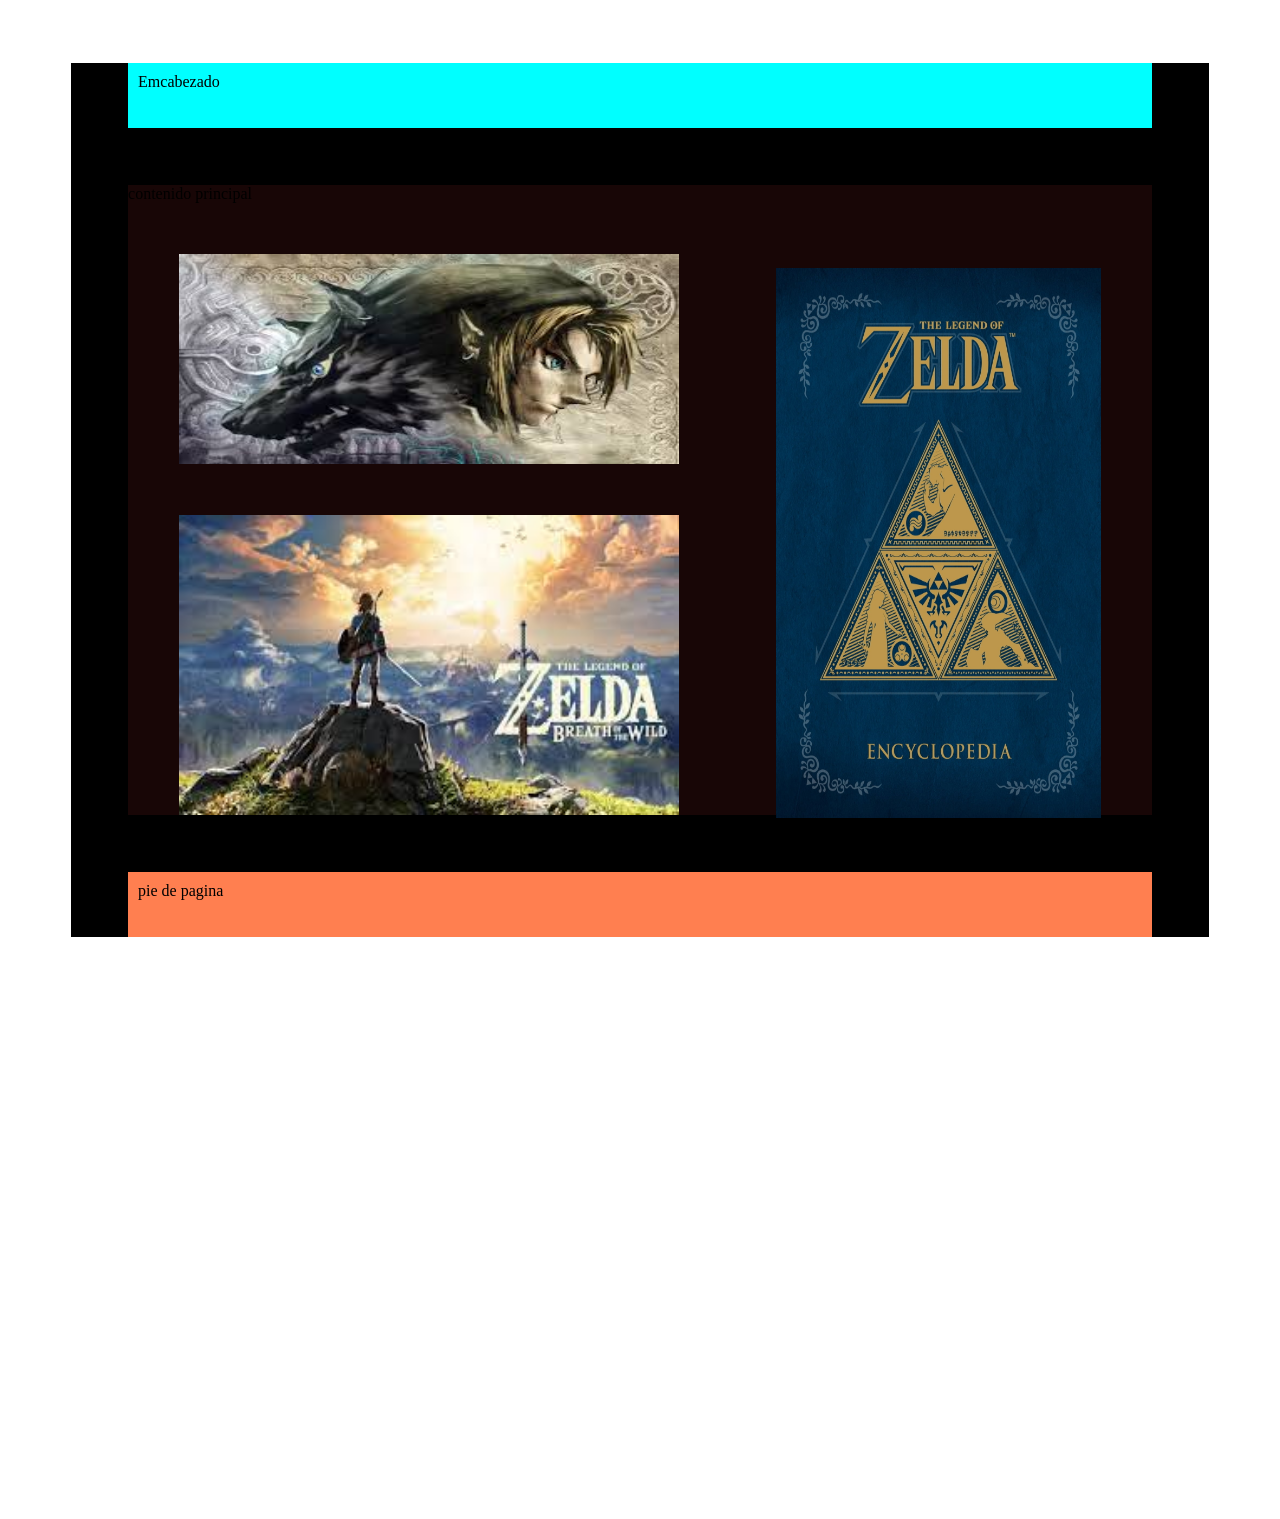
<file: index.html>
<!doctype html>
<html lang="es">
  <head>
    <meta charset="UTF-8">
    <meta charset="X-UA-Compatible" content="IE=edg">
    <meta name"viewport" content="width=device-width, initial-scale=1.0">
    <link rel="stylesheet" href="css/estilo1.css">
    <title>vinos|Mexico|turismo</title>
  </head>
  <body>
      <div class="principal">
        <div class="header">Emcabezado </div>
        <div class="main"> contenido principal
          <div class="box1"><img src="images/zelda2.jpg" title="link y un lobo" alt="hay imagen de personaje con un lobo"
            width="500px" height="210px"></img></div>
          <div class="box2"><img src="images/zelda1.jpg" title="herue de historia" alt="hay imagen de personaje de la historia"
            width="500px" height="300px"></img></div>
          <div class="box3"><img src="images/zelda3.jpg" title="el simbolo" alt="hay imagen de simbolo de un la historia"
            width="325px" height="550px"></img></div>
          
           </div>
        <div class="footer">pie de pagina </div>

     </div>
 
  </body>
</html>
</file>
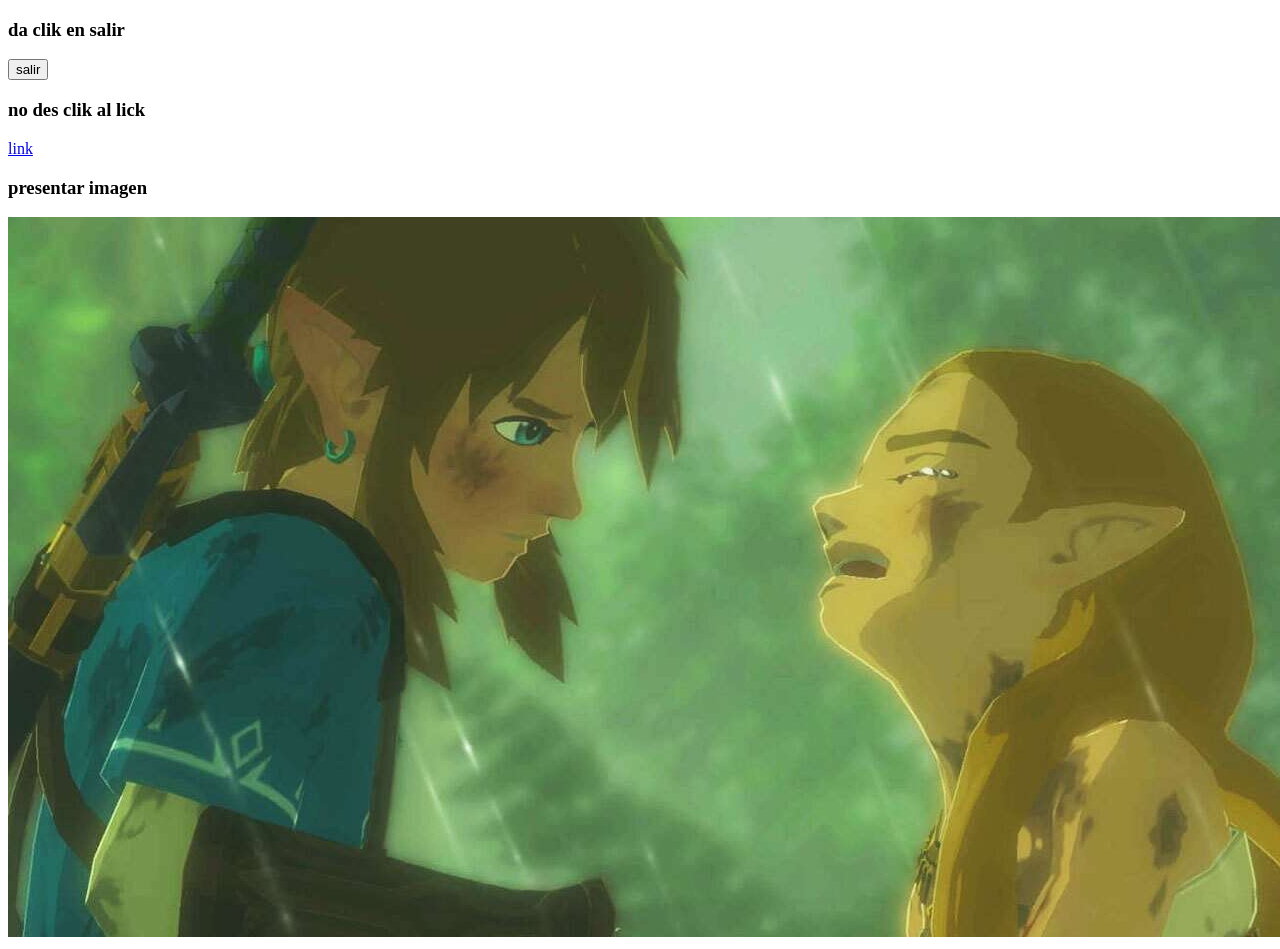
<file: html/ejemplo.html>
<!DOCTYPE html>
<html lang="en">
<head>
    <meta charset="UTF-8">
    <meta name="viewport" content="width=device-width, initial-scale=1.0">
    <title>Document</title>
    <script src="..//js/funciones.js"></script>
</head>
<body>
    <h3>da clik en salir</h3>
    <button onabort="msj_salir()">salir </button>

    <h3>no des clik al lick</h3>
    <a href="#" onclick="invitar()">link</a>

    <h3>presentar imagen</h3>
    <a href="#" onclick="mamada()"><img src="../images/zelda4.png" alt="300px"></img></a>
</body>
</html>
</file>
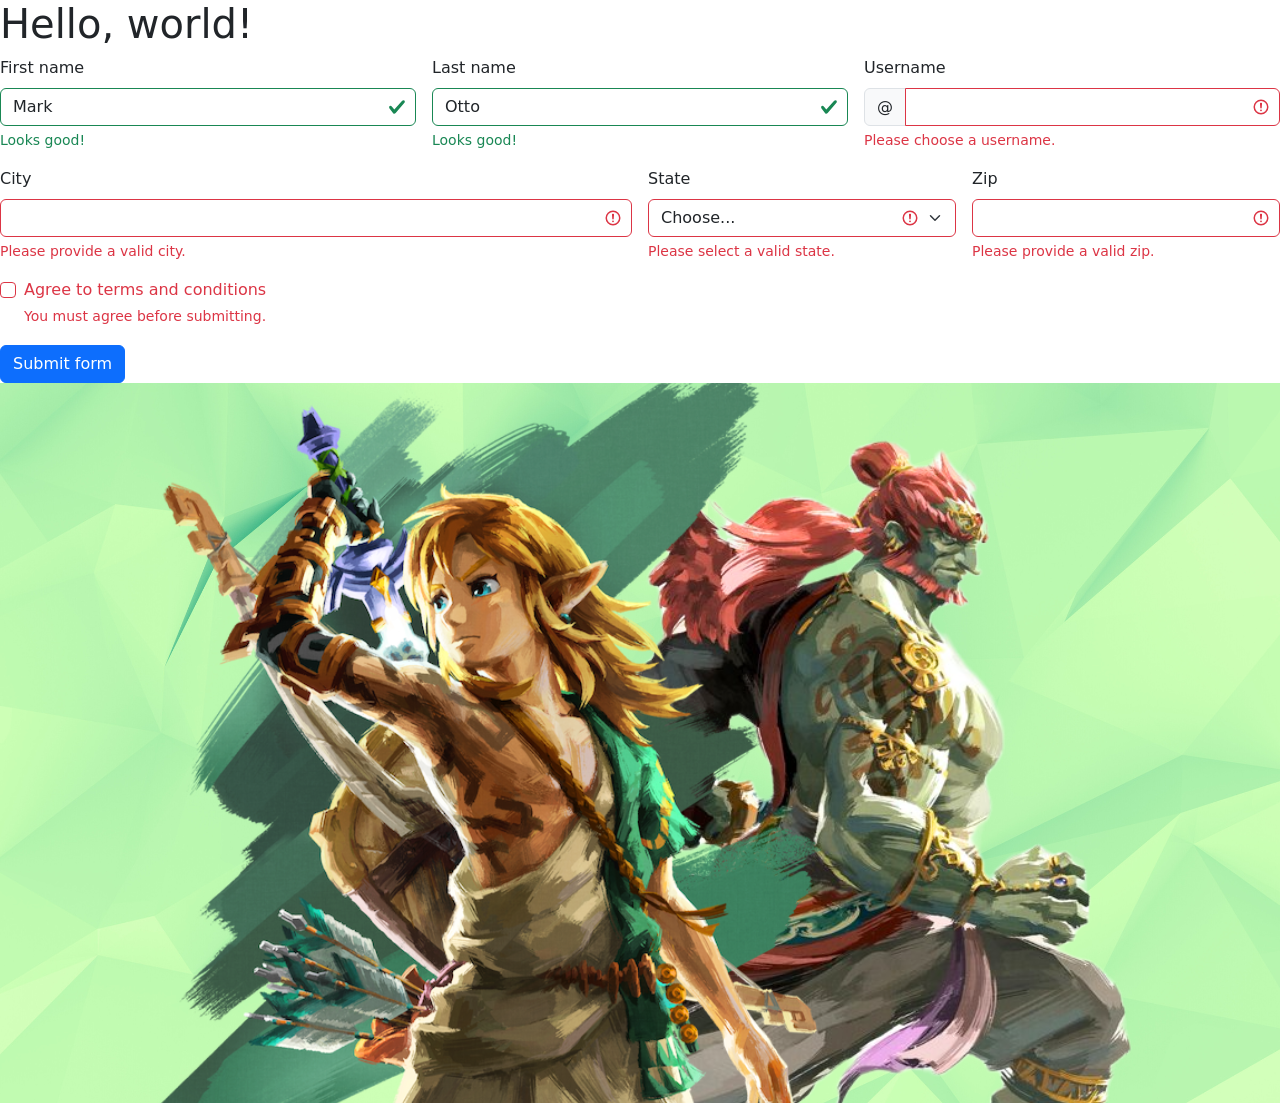
<file: html/formulario.html>
<!doctype html>
<html lang="en">
  <head>
    <meta charset="utf-8">
    <meta name="viewport" content="width=device-width, initial-scale=1">
    <title>Bootstrap demo</title>
    <link href="https://cdn.jsdelivr.net/npm/bootstrap@5.3.0/dist/css/bootstrap.min.css" rel="stylesheet" integrity="sha384-9ndCyUaIbzAi2FUVXJi0CjmCapSmO7SnpJef0486qhLnuZ2cdeRhO02iuK6FUUVM" crossorigin="anonymous">
    <script src="https://cdn.jsdelivr.net/npm/bootstrap@5.3.0/dist/js/bootstrap.bundle.min.js" integrity="sha384-geWF76RCwLtnZ8qwWowPQNguL3RmwHVBC9FhGdlKrxdiJJigb/j/68SIy3Te4Bkz" crossorigin="anonymous"></script>
</head>
  <body>
    <h1>Hello, world!</h1>
   <!--contenedor principal-->
   <div class="content-sm">
<!--formulario-->
<form class="row g-3">
    <div class="col-md-4">
      <label for="validationServer01" class="form-label">First name</label>
      <input type="text" class="form-control is-valid" id="validationServer01" value="Mark" required>
      <div class="valid-feedback">
        Looks good!
      </div>
    </div>
    <div class="col-md-4">
      <label for="validationServer02" class="form-label">Last name</label>
      <input type="text" class="form-control is-valid" id="validationServer02" value="Otto" required>
      <div class="valid-feedback">
        Looks good!
      </div>
    </div>
    <div class="col-md-4">
      <label for="validationServerUsername" class="form-label">Username</label>
      <div class="input-group has-validation">
        <span class="input-group-text" id="inputGroupPrepend3">@</span>
        <input type="text" class="form-control is-invalid" id="validationServerUsername" aria-describedby="inputGroupPrepend3 validationServerUsernameFeedback" required>
        <div id="validationServerUsernameFeedback" class="invalid-feedback">
          Please choose a username.
        </div>
      </div>
    </div>
    <div class="col-md-6">
      <label for="validationServer03" class="form-label">City</label>
      <input type="text" class="form-control is-invalid" id="validationServer03" aria-describedby="validationServer03Feedback" required>
      <div id="validationServer03Feedback" class="invalid-feedback">
        Please provide a valid city.
      </div>
    </div>
    <div class="col-md-3">
      <label for="validationServer04" class="form-label">State</label>
      <select class="form-select is-invalid" id="validationServer04" aria-describedby="validationServer04Feedback" required>
        <option selected disabled value="">Choose...</option>
        <option>...</option>
      </select>
      <div id="validationServer04Feedback" class="invalid-feedback">
        Please select a valid state.
      </div>
    </div>
    <div class="col-md-3">
      <label for="validationServer05" class="form-label">Zip</label>
      <input type="text" class="form-control is-invalid" id="validationServer05" aria-describedby="validationServer05Feedback" required>
      <div id="validationServer05Feedback" class="invalid-feedback">
        Please provide a valid zip.
      </div>
    </div>
    <div class="col-12">
      <div class="form-check">
        <input class="form-check-input is-invalid" type="checkbox" value="" id="invalidCheck3" aria-describedby="invalidCheck3Feedback" required>
        <label class="form-check-label" for="invalidCheck3">
          Agree to terms and conditions
        </label>
        <div id="invalidCheck3Feedback" class="invalid-feedback">
          You must agree before submitting.
        </div>
      </div>
    </div>
    <div class="col-12">
      <button class="btn btn-primary" type="submit">Submit form</button>
    </div>
  </form>

<!--fin de formulario-->
    <!---imagen responsiva-->
    <img src="../images/link1.png" class="img-fluid" alt="cursos">
</div>

   <!--fin contenedor principal -->

  </body>
</html>
</file>
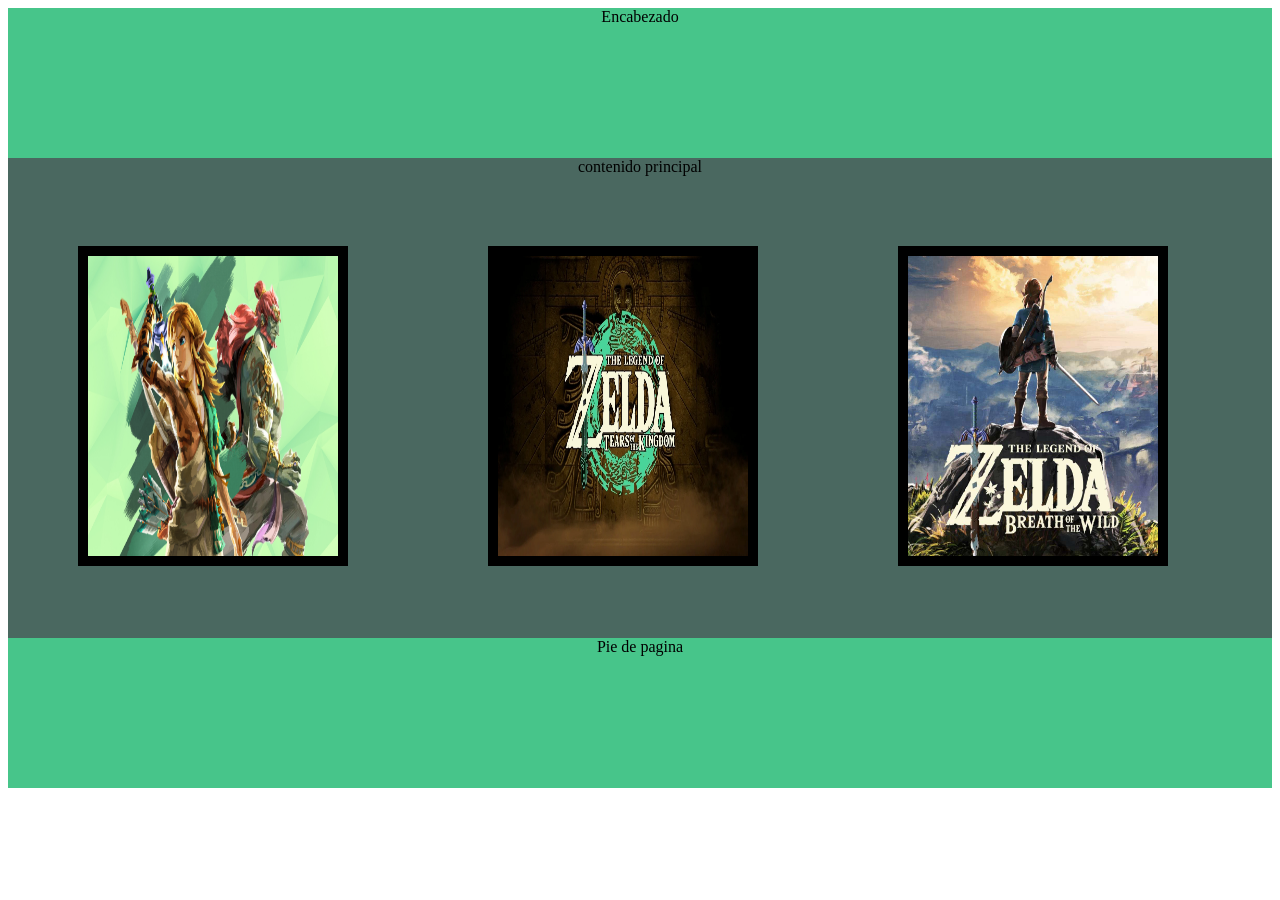
<file: html/layout3.html>
<!DOCTYPE html>
<html lang="es">
<head>
    <meta charset="UTF-8">
    <meta http-equiv="X-UA-Compatible" content="IE=edge">
    <meta name="viewport" content="width=device-width, initial-scale=1.0">
    <title>maquetado3</title>
    <link rel="stylesheet" href="../css/estilo3.css"/>
</head>
<body>
    <div class="container">
        <div class="header">Encabezado</div>
        <div class="main-content">contenido principal
            <br>
            <div class="box"><img src="../images/link1.png" 
                width="250px" height="300px"></img></div>
            <div class="box"><img src="../images/link2.png" 
                width="250px" height="300px"></img></div>
            <div class="box"><img src="../images/link3.png" 
                width="250px" height="300px"></img></div>
        </div>
        <div class="footer">Pie de pagina</div>
    </div>
    
</body>
</html>
</file>
<file: css/estilo1.css>
.principal{

    width: 90%;
    height: 100%;
    margin-left: auto;
    margin-right: auto ;
    background-color: black;
    margin: 5%;
   
 
   
}
.header{
    background-color: aqua;
    margin: 5%;
    padding: 10px;
    height: 45px;
    
}
.main{
    background-color: rgb(24, 6, 6);
    height: 90%;
    margin: 5%;
   
}
  
.box1{
    width: 500px;
    height: 210px;
    margin: 5%;
    background-color: blanchedalmond;

}

.box2{
    width: 500px;
    height: 300px;
    margin: 5%;
    background-color: blanchedalmond;

}

.box3{
    float:right;
    width: 325px;
    height: 550px;
    margin: 5%;
    background-color: blanchedalmond;
    position: relative;
    top: -650px;
    width: 325px;


}
.footer{
    background-color: coral;
    margin: 5%;
    padding: 10px;
    height: 45px;
   
}
.secciones{
    background-color: cadetblue;
    width: 80%;
    height: 30%;
    margin: 20px;
    padding: 20px;
    text-align: center;
}
</file>
<file: css/estilo3.css>
.container{
width: 100% ;
height: 100%;
}
.header,.footer{
width: 100%;
height: 150px;
background-color: rgb(71, 197, 138);
text-align: center;
}
.main-content{
width:100% ;
height: 480px;
background-color: rgb(74, 104, 96);
text-align: center;
}
.box{
width: 250px;
height: 300px;
background-color: rgb(0, 0, 0);
margin: 70px;
padding: 10px;
float: left;
}
</file>
